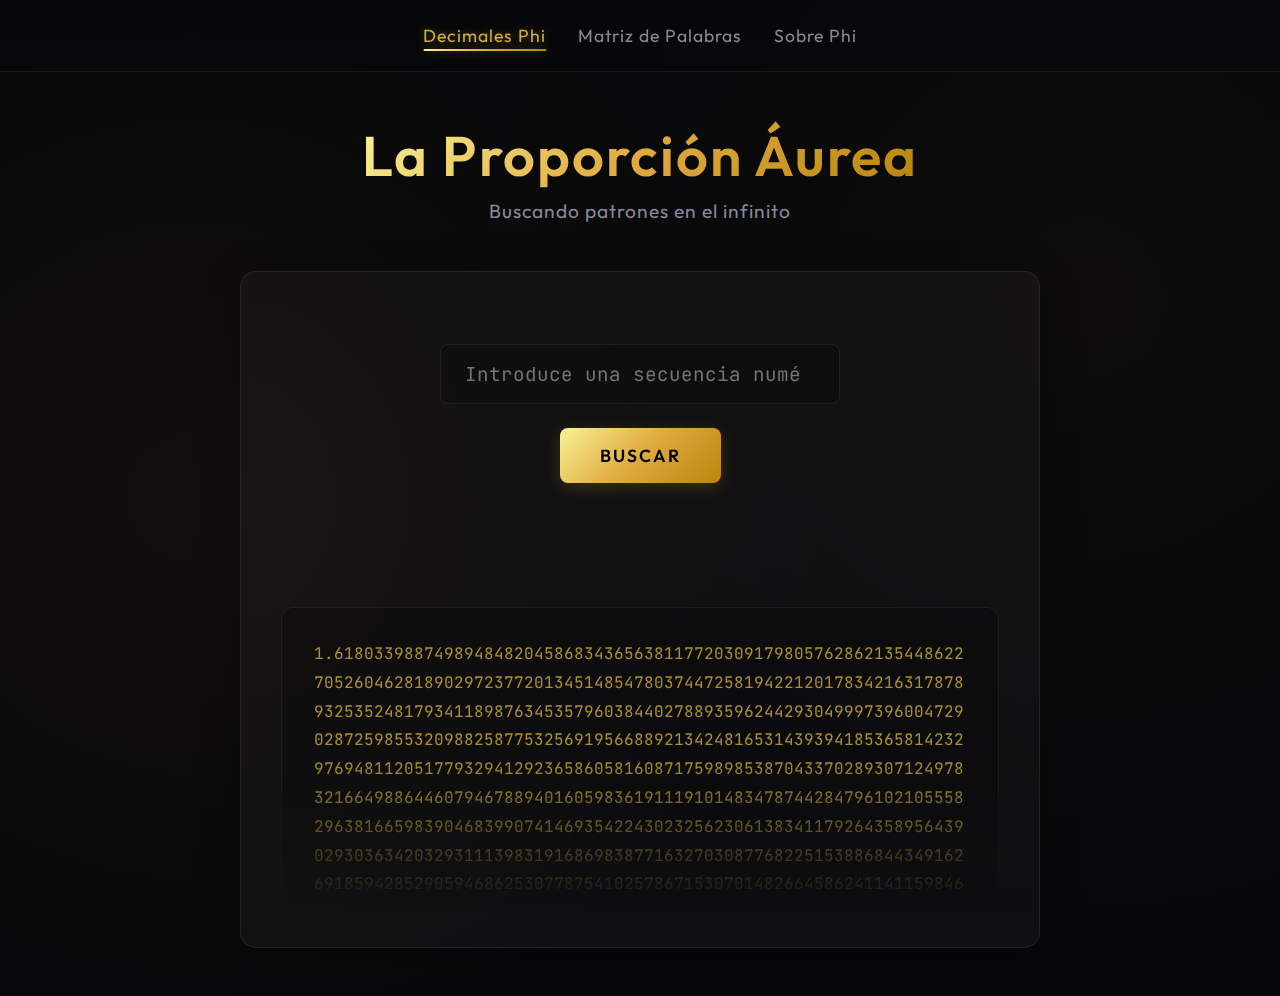
<file: index.html>
<!DOCTYPE html>
<html lang="es">

<head>
    <meta charset="UTF-8">
    <meta name="viewport" content="width=device-width, initial-scale=1.0">

    <!-- SEO Meta Tags -->
    <meta name="description"
        content="Explora el misterio de La Proporción Áurea (Número Phi). Descubre secuencias matemáticas ocultas, patrones infinitos y la conexión entre la naturaleza y los números perfectos.">
    <meta name="keywords"
        content="Proporción Áurea, Número Phi, Matemáticas, Patrones Inifinitos, Secuencias Numéricas, Misterio, Magia Matemática, Geometría Sagrada">
    <meta name="author" content="Proyecto Phi">
    <meta name="robots" content="index, follow">

    <!-- Open Graph (WhatsApp, Facebook, LinkedIn) -->
    <meta property="og:title" content="La Proporción Áurea | Encontrando sentido en el caos">
    <meta property="og:description"
        content="Descubre patrones ocultos en los decimales infinitos del Número Phi. Una experiencia interactiva matemática.">
    <meta property="og:type" content="website">
    <meta property="og:url" content="https://www.proporcionaurea.com/"> <!-- Update with final domain when deployed -->

    <title>Proyecto Phi | Decimales</title>
    <link rel="stylesheet" href="css/styles.css">
</head>

<body>
    <nav>
        <ul class="nav-links">
            <li><a href="index.html" class="active">Decimales Phi</a></li>
            <li><a href="letters.html">Matriz de Palabras</a></li>
            <li><a href="context.html">Sobre Phi</a></li>
        </ul>
    </nav>
    <main>
        <header>
            <h1 class="secret-trigger">La Proporción Áurea</h1>
            <p class="subtitle">Buscando patrones en el infinito</p>
        </header>
        <section class="glass-card">
            <div class="search-container">
                <input type="number" id="phiInput" placeholder="Introduce una secuencia numérica..." max="999999">
                <button id="searchPhiBtn">Buscar</button>
            </div>
            <div id="phiResult" class="result-display"></div>
            <div id="decimalsBg" class="decimals-box"></div>
        </section>
    </main>
    <script src="js/settings.js"></script>
    <script src="js/app.js"></script>
</body>

</html>
</file>
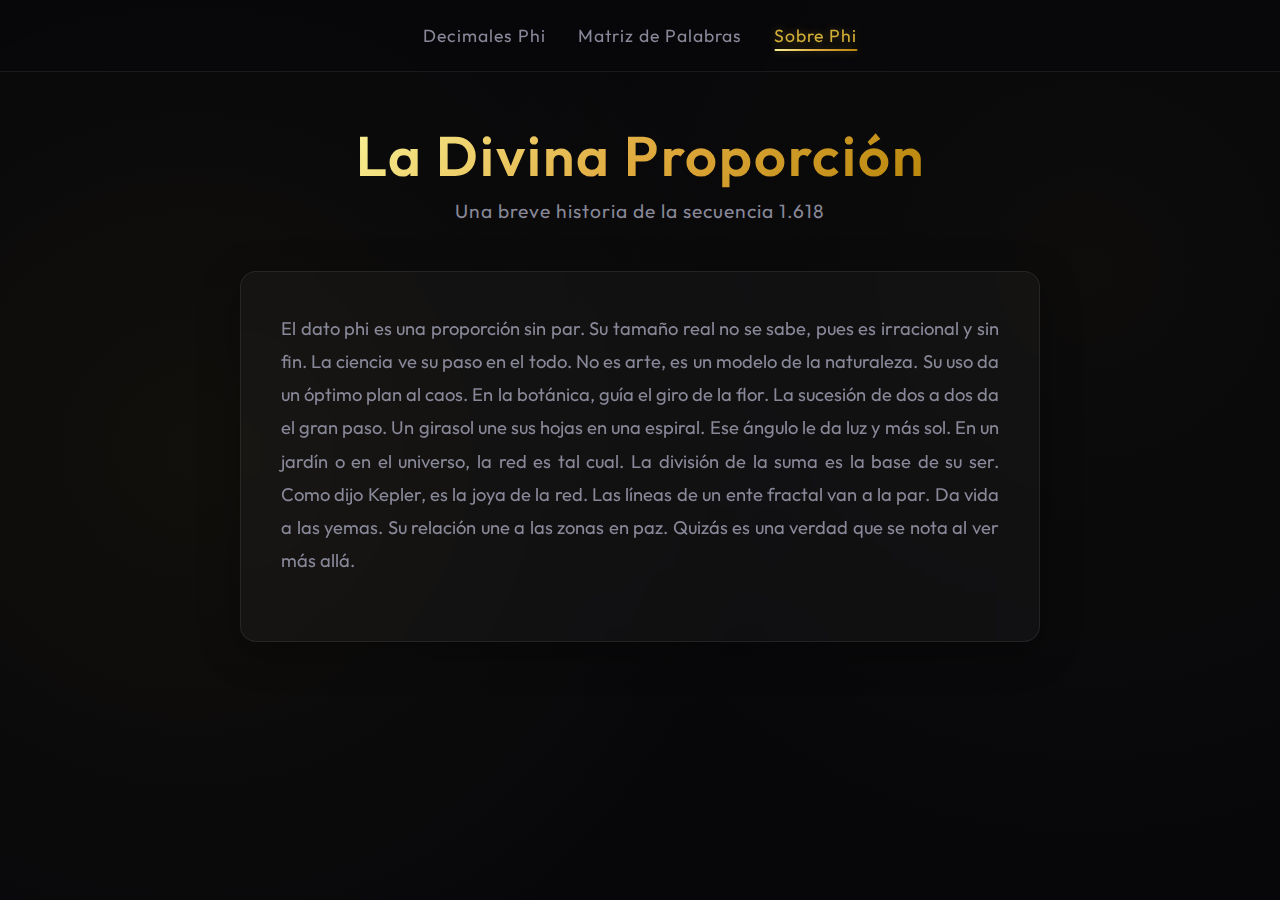
<file: context.html>
<!DOCTYPE html>
<html lang="es">

<head>
    <meta charset="UTF-8">
    <meta name="viewport" content="width=device-width, initial-scale=1.0">

    <!-- SEO Meta Tags -->
    <meta name="description"
        content="Conoce la historia detrás de La Proporción Áurea. Desde la antigua Grecia hasta la naturaleza moderna, descubre cómo esta divina proporción inspira el arte y el caos.">
    <meta name="keywords"
        content="Historia Proporción Áurea, Origen Número Phi, Matemáticas Antiguas, Arte y Naturaleza, Significado Phi, Secuencia Fibonacci">
    <meta name="author" content="Proyecto Phi">
    <meta name="robots" content="index, follow">

    <!-- Open Graph (WhatsApp, Facebook, LinkedIn) -->
    <meta property="og:title" content="Sobre Phi | Historia de la Proporción Áurea">
    <meta property="og:description"
        content="Una inmersión profunda en el significado histórico y matemático de la Proporción Áurea y su presencia en nuestro mundo.">
    <meta property="og:type" content="article">

    <title>Proyecto Phi | Contexto</title>
    <link rel="stylesheet" href="css/styles.css">
</head>

<body>
    <nav>
        <ul class="nav-links">
            <li><a href="index.html">Decimales Phi</a></li>
            <li><a href="letters.html">Matriz de Palabras</a></li>
            <li><a href="context.html" class="active">Sobre Phi</a></li>
        </ul>
    </nav>
    <main>
        <header>
            <h1 class="secret-trigger">La Divina Proporción</h1>
            <p class="subtitle">Una breve historia de la secuencia 1.618</p>
        </header>
        <section class="glass-card">
            <article id="moabtArticle">
                <!-- Text loaded dynamically via app.js -> settings.js -->
            </article>
        </section>
    </main>
    <script src="js/settings.js"></script>
    <script src="js/app.js"></script>
</body>

</html>
</file>
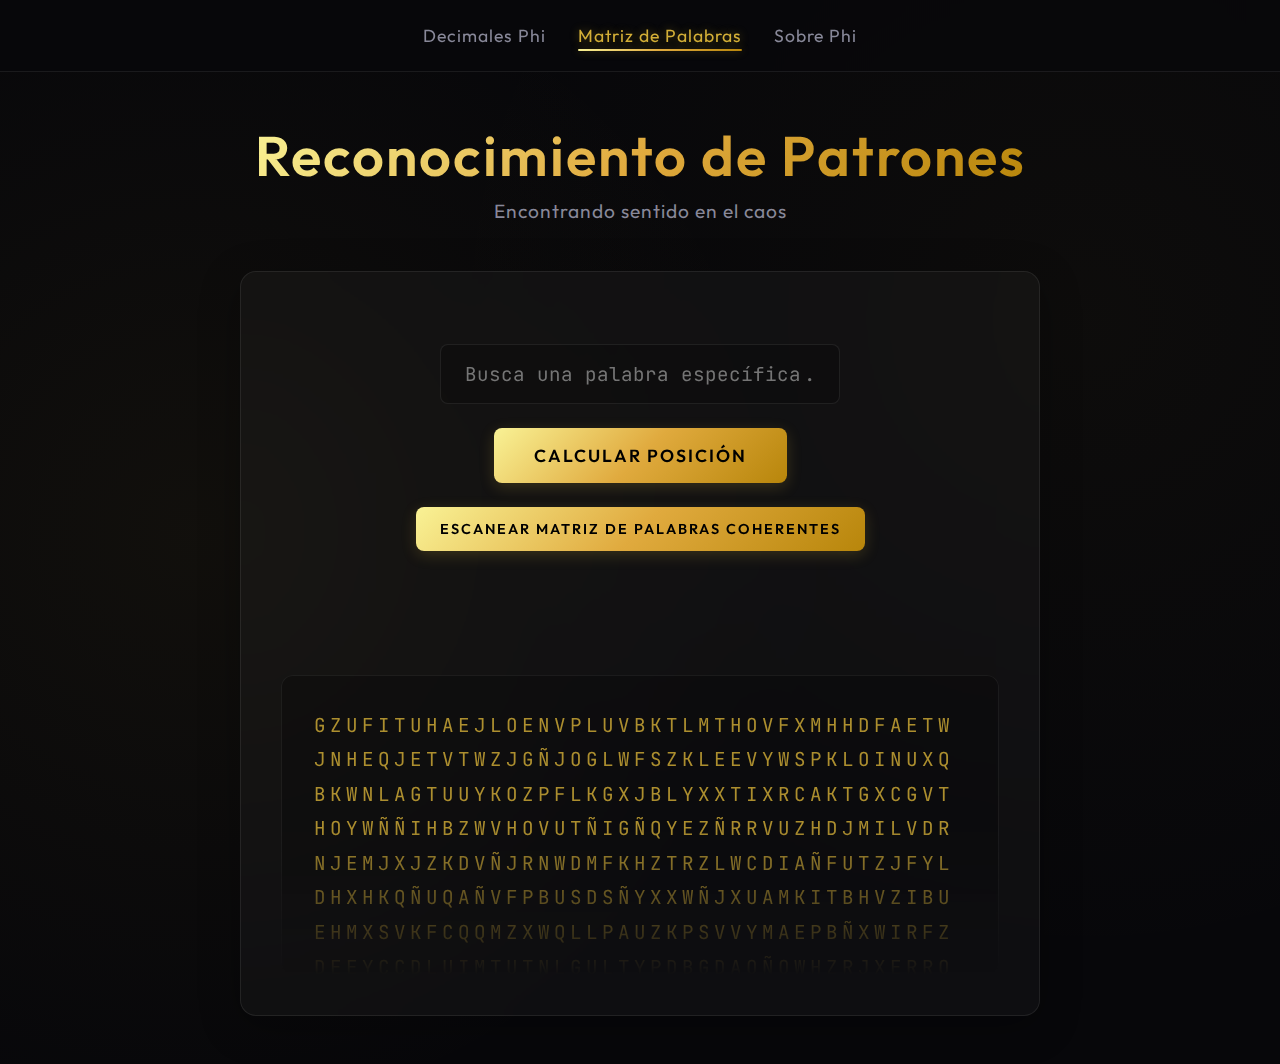
<file: letters.html>
<!DOCTYPE html>
<html lang="es">

<head>
    <meta charset="UTF-8">
    <meta name="viewport" content="width=device-width, initial-scale=1.0">

    <!-- SEO Meta Tags -->
    <meta name="description"
        content="Analiza nuestra Matriz de Palabras infinita. Un escáner avanzado para encontrar patrones lingüísticos, palabras coherentes y significados ocultos dentro del caos.">
    <meta name="keywords"
        content="Matriz de palabras, Escáner de patrones, Búsqueda coherente, Código secreto, Enigma, Acertijo Visual">
    <meta name="author" content="Proyecto Phi">
    <meta name="robots" content="index, follow">

    <!-- Open Graph (WhatsApp, Facebook, LinkedIn) -->
    <meta property="og:title" content="Matriz de Palabras | Proyecto Phi">
    <meta property="og:description"
        content="Usa nuestro algoritmo para encontrar palabras ocultas y patrones complejos en la matriz alfanumérica infinita.">
    <meta property="og:type" content="website">

    <title>Proyecto Phi | Matriz</title>
    <link rel="stylesheet" href="css/styles.css">
</head>

<body>
    <nav>
        <ul class="nav-links">
            <li><a href="index.html">Decimales Phi</a></li>
            <li><a href="letters.html" class="active">Matriz de Palabras</a></li>
            <li><a href="context.html">Sobre Phi</a></li>
        </ul>
    </nav>
    <main>
        <header>
            <h1 class="secret-trigger">Reconocimiento de Patrones</h1>
            <p class="subtitle">Encontrando sentido en el caos</p>
        </header>
        <section class="glass-card">
            <div class="search-container">
                <input type="text" id="wordSearchInput" placeholder="Busca una palabra específica...">
                <button id="searchWordBtn">Calcular Posición</button>
            </div>
            <div style="margin-top: 1.5rem; display: flex; justify-content: center;">
                <button id="searchWordsBtn" class="btn-secondary"
                    style="font-size: 0.9rem; padding: 0.8rem 1.5rem;">Escanear Matriz de Palabras Coherentes</button>
            </div>
            <div id="wordsResult" class="result-display"></div>
            <div id="lettersBg" class="letters-grid"></div>
        </section>
    </main>
    <script src="js/settings.js"></script>
    <script src="js/app.js"></script>
</body>

</html>
</file>
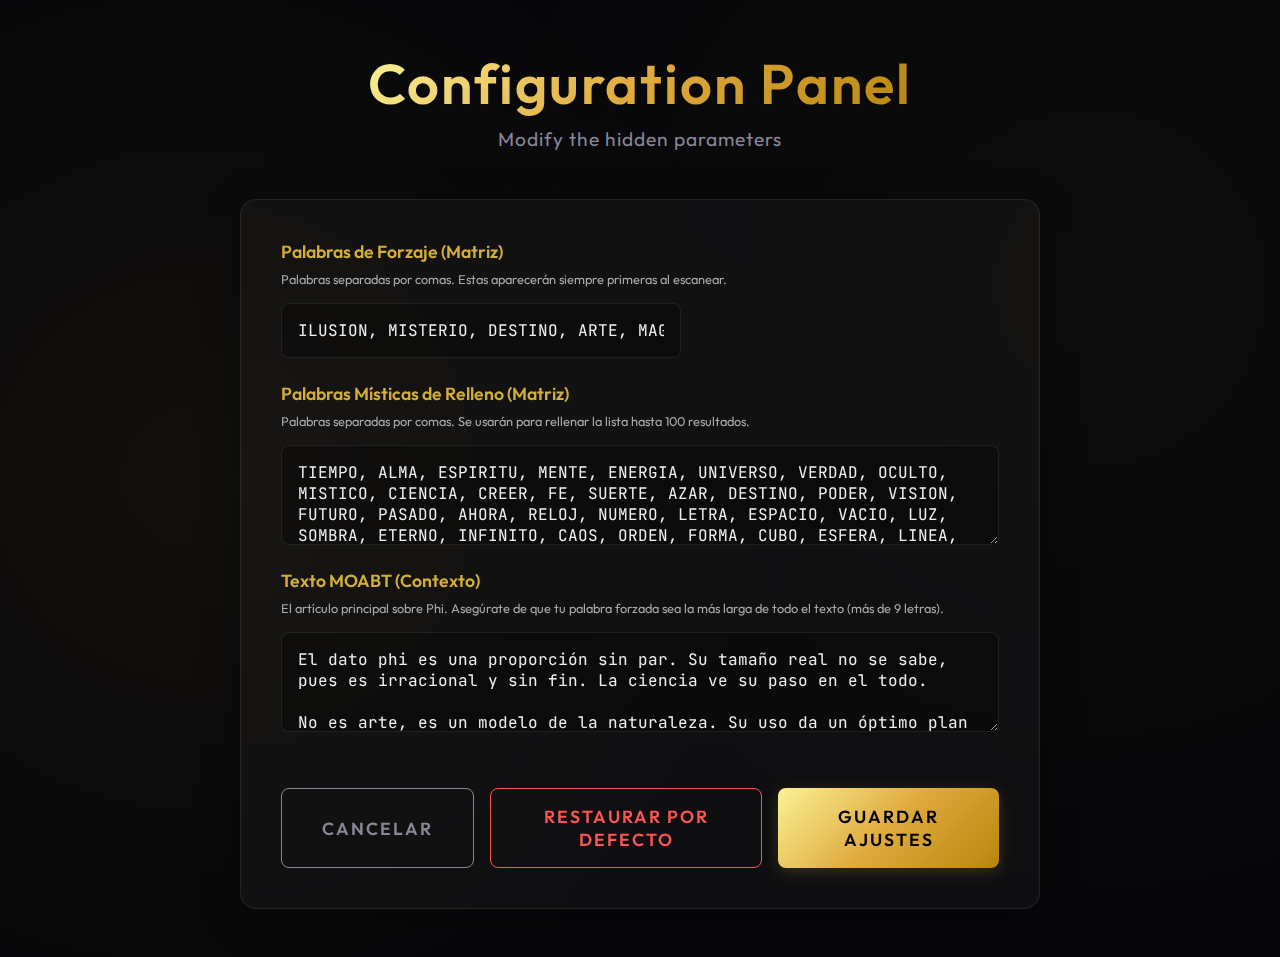
<file: settings.html>
<!DOCTYPE html>
<html lang="es">

<head>
    <meta charset="UTF-8">
    <meta name="viewport" content="width=device-width, initial-scale=1.0">
    <title>Phi Project | Secret Settings</title>
    <link rel="stylesheet" href="css/styles.css">
    <style>
        .settings-container {
            display: flex;
            flex-direction: column;
            gap: 1.5rem;
            width: 100%;
            text-align: left;
        }

        .form-group {
            display: flex;
            flex-direction: column;
            gap: 0.5rem;
        }

        .form-group label {
            color: var(--gold-primary);
            font-size: 1.1rem;
            font-weight: 600;
        }

        .form-group input,
        .form-group textarea {
            background: rgba(0, 0, 0, 0.3);
            border: 1px solid var(--border-color);
            padding: 1rem;
            border-radius: 8px;
            color: var(--text-main);
            font-family: var(--font-mono);
            font-size: 1rem;
            width: 100%;
            outline: none;
            transition: all 0.3s ease;
            text-align: left;
        }

        .form-group textarea {
            resize: vertical;
            min-height: 100px;
        }

        .form-group input:focus,
        .form-group textarea:focus {
            border-color: var(--gold-primary);
            box-shadow: 0 0 10px var(--gold-glow);
        }

        .settings-actions {
            display: flex;
            gap: 1rem;
            margin-top: 2rem;
            justify-content: flex-end;
        }

        .btn-secondary {
            background: transparent;
            border: 1px solid var(--text-muted);
            color: var(--text-muted);
            box-shadow: none;
        }

        .btn-secondary:hover {
            border-color: var(--text-main);
            color: var(--text-main);
            box-shadow: 0 0 10px rgba(255, 255, 255, 0.1);
        }
    </style>
</head>

<body>
    <main>
        <header>
            <h1>Configuration Panel</h1>
            <p class="subtitle">Modify the hidden parameters</p>
        </header>
        <section class="glass-card">
            <div class="settings-container">
                <div class="form-group">
                    <label for="forceWordsInput">Palabras de Forzaje (Matriz)</label>
                    <p style="font-size: 0.8rem; color: #aaa; margin-bottom: 0.5rem;">Palabras separadas por comas.
                        Estas aparecerán siempre primeras al escanear.</p>
                    <input type="text" id="forceWordsInput" class="settings-input">
                </div>

                <div class="form-group">
                    <label for="fillerWordsInput">Palabras Místicas de Relleno (Matriz)</label>
                    <p style="font-size: 0.8rem; color: #aaa; margin-bottom: 0.5rem;">Palabras separadas por comas. Se
                        usarán para rellenar la lista hasta 100 resultados.</p>
                    <textarea id="fillerWordsInput" class="settings-textarea" style="height: 100px;"></textarea>
                </div>

                <div class="form-group">
                    <label for="moabtTextInput">Texto MOABT (Contexto)</label>
                    <p style="font-size: 0.8rem; color: #aaa; margin-bottom: 0.5rem;">El artículo principal sobre Phi.
                        Asegúrate de que tu palabra forzada sea la más larga de todo el texto (más de 9 letras).</p>
                    <textarea id="moabtTextInput" class="settings-textarea"></textarea>
                </div>
                <div class="settings-actions">
                    <button id="cancelBtn" class="btn-secondary">Cancelar</button>
                    <button id="resetBtn" class="btn-secondary" style="border-color: #ff5555; color: #ff5555;">Restaurar
                        por Defecto</button>
                    <button id="saveBtn">Guardar Ajustes</button>
                </div>
            </div>
        </section>
    </main>
    <script src="js/settings.js"></script>
</body>

</html>
</file>
<file: css/styles.css>
@import url('https://fonts.googleapis.com/css2?family=Outfit:wght@300;400;600&family=JetBrains+Mono:wght@200;400&display=swap');

:root {
  --bg-dark: #07070a;
  --bg-card: rgba(255, 255, 255, 0.03);
  --bg-card-hover: rgba(255, 255, 255, 0.06);
  --border-color: rgba(255, 255, 255, 0.08);
  --gold-primary: #d4af37;
  --gold-glow: rgba(212, 175, 55, 0.4);
  --gold-gradient: linear-gradient(135deg, #f9f295 0%, #e0aa3e 50%, #b8860b 100%);
  --text-main: #f0f0f0;
  --text-muted: #888899;

  --font-sans: 'Outfit', sans-serif;
  --font-mono: 'JetBrains Mono', monospace;
}

* {
  margin: 0;
  padding: 0;
  box-sizing: border-box;
}

body {
  font-family: var(--font-sans);
  background-color: var(--bg-dark);
  color: var(--text-main);
  min-height: 100vh;
  display: flex;
  flex-direction: column;
  overflow-x: hidden;
  background-image:
    radial-gradient(circle at 15% 50%, rgba(212, 175, 55, 0.05) 0%, transparent 50%),
    radial-gradient(circle at 85% 30%, rgba(212, 175, 55, 0.03) 0%, transparent 50%);
}

/* Navbar */
nav {
  display: flex;
  justify-content: center;
  align-items: center;
  padding: 1.5rem 2rem;
  background: rgba(7, 7, 10, 0.8);
  backdrop-filter: blur(12px);
  -webkit-backdrop-filter: blur(12px);
  border-bottom: 1px solid var(--border-color);
  position: sticky;
  top: 0;
  z-index: 100;
}

.nav-links {
  display: flex;
  gap: 2rem;
  list-style: none;
}

.nav-links li a {
  text-decoration: none;
  color: var(--text-muted);
  font-weight: 400;
  font-size: 1.1rem;
  transition: all 0.3s ease;
  position: relative;
  letter-spacing: 1px;
}

.nav-links li a.active,
.nav-links li a:hover {
  color: var(--gold-primary);
  text-shadow: 0 0 10px var(--gold-glow);
}

.nav-links li a::after {
  content: '';
  position: absolute;
  width: 0;
  height: 2px;
  bottom: -4px;
  left: 50%;
  background: var(--gold-gradient);
  transition: all 0.3s ease;
  transform: translateX(-50%);
  border-radius: 2px;
  box-shadow: 0 0 8px var(--gold-glow);
}

.nav-links li a:hover::after,
.nav-links li a.active::after {
  width: 100%;
}

/* Main Container */
main {
  flex: 1;
  display: flex;
  flex-direction: column;
  align-items: center;
  padding: 3rem 1rem;
  max-width: 1200px;
  margin: 0 auto;
  width: 100%;
}

header {
  text-align: center;
  margin-bottom: 3rem;
  animation: fadeInDown 0.8s ease-out;
}

h1 {
  font-size: 3.5rem;
  font-weight: 600;
  background: var(--gold-gradient);
  -webkit-background-clip: text;
  background-clip: text;
  -webkit-text-fill-color: transparent;
  margin-bottom: 0.5rem;
  letter-spacing: 2px;
}

p.subtitle {
  color: var(--text-muted);
  font-size: 1.2rem;
  letter-spacing: 1px;
}

/* Glass Card */
.glass-card {
  background: var(--bg-card);
  border: 1px solid var(--border-color);
  border-radius: 16px;
  padding: 2.5rem;
  backdrop-filter: blur(16px);
  -webkit-backdrop-filter: blur(16px);
  box-shadow: 0 10px 40px rgba(0, 0, 0, 0.3);
  width: 100%;
  max-width: 800px;
  transition: transform 0.3s ease, box-shadow 0.3s ease, border-color 0.3s ease;
  animation: fadeInUp 0.8s ease-out;
}

.glass-card:hover {
  transform: translateY(-2px);
  box-shadow: 0 15px 50px rgba(0, 0, 0, 0.4);
  border-color: rgba(212, 175, 55, 0.2);
}

/* Interactive Elements */
.search-container {
  display: flex;
  flex-direction: column;
  gap: 1.5rem;
  margin-top: 2rem;
  align-items: center;
}

input {
  background: rgba(0, 0, 0, 0.2);
  border: 1px solid var(--border-color);
  padding: 1rem 1.5rem;
  border-radius: 8px;
  color: var(--text-main);
  font-family: var(--font-mono);
  font-size: 1.2rem;
  width: 100%;
  max-width: 400px;
  text-align: center;
  transition: all 0.3s ease;
  outline: none;
}

input:focus {
  border-color: var(--gold-primary);
  box-shadow: 0 0 15px var(--gold-glow);
  background: rgba(0, 0, 0, 0.4);
}

button {
  background: var(--gold-gradient);
  color: #000;
  border: none;
  padding: 1rem 2.5rem;
  font-size: 1.1rem;
  font-weight: 600;
  border-radius: 8px;
  cursor: pointer;
  transition: all 0.3s ease;
  font-family: var(--font-sans);
  text-transform: uppercase;
  letter-spacing: 2px;
  box-shadow: 0 4px 15px rgba(212, 175, 55, 0.2);
}

button:hover {
  transform: translateY(-2px);
  box-shadow: 0 6px 20px rgba(212, 175, 55, 0.4);
  filter: brightness(1.1);
}

button:active {
  transform: translateY(1px);
}

/* Display Elements */
.decimals-box,
.letters-grid {
  background: rgba(0, 0, 0, 0.3);
  border: 1px solid var(--border-color);
  border-radius: 12px;
  padding: 2rem;
  margin-top: 2rem;
  font-family: var(--font-mono);
  color: var(--gold-primary);
  font-size: 1rem;
  line-height: 1.8;
  max-height: 300px;
  overflow-y: hidden;
  position: relative;
  word-wrap: break-word;
  opacity: 0.8;
  mask-image: linear-gradient(to bottom, black 50%, transparent 100%);
  -webkit-mask-image: linear-gradient(to bottom, black 50%, transparent 100%);
}

.letters-grid {
  font-size: 1.2rem;
  letter-spacing: 4px;
  text-align: justify;
}

.result-display {
  margin-top: 2rem;
  min-height: 60px;
  display: flex;
  align-items: center;
  justify-content: center;
  font-size: 1.5rem;
  font-family: var(--font-mono);
  color: var(--text-main);
  text-align: center;
}

.result-display.highlight {
  color: var(--gold-primary);
  text-shadow: 0 0 15px var(--gold-glow);
  animation: pulse 2s infinite;
}

/* Animations */
@keyframes fadeInDown {
  from {
    opacity: 0;
    transform: translateY(-20px);
  }

  to {
    opacity: 1;
    transform: translateY(0);
  }
}

@keyframes fadeInUp {
  from {
    opacity: 0;
    transform: translateY(20px);
  }

  to {
    opacity: 1;
    transform: translateY(0);
  }
}

@keyframes pulse {
  0% {
    text-shadow: 0 0 10px var(--gold-glow);
  }

  50% {
    text-shadow: 0 0 25px var(--gold-glow), 0 0 5px var(--gold-primary);
  }

  100% {
    text-shadow: 0 0 10px var(--gold-glow);
  }
}

/* Scanning effect */
.scanning {
  position: relative;
  overflow: hidden;
}

.scanning::after {
  content: "";
  position: absolute;
  top: 0;
  left: 0;
  width: 100%;
  height: 4px;
  background: var(--gold-primary);
  box-shadow: 0 0 15px var(--gold-primary);
  animation: scan 2s linear infinite;
  opacity: 0.7;
}

@keyframes scan {
  0% {
    top: 0;
  }

  50% {
    top: 100%;
  }

  100% {
    top: 0;
  }
}

/* MOABT Layout */
.article-text {
  font-size: 1.15rem;
  line-height: 1.8;
  color: var(--text-muted);
  text-align: justify;
  margin-bottom: 1.5rem;
}

.article-text strong {
  color: var(--text-main);
  font-weight: 400;
}

/* Utility classes */
.hidden {
  display: none !important;
}

/* Phase 3: Word Matrix Features */
.word-highlight {
  color: #000 !important;
  background-color: var(--gold-primary) !important;
  text-shadow: none !important;
  font-weight: 900 !important;
  border-radius: 6px;
  padding: 2px 10px !important;
  margin: 0 2px;
  animation: pulseHighlight 1.5s infinite alternate !important;
  display: inline-block;
  letter-spacing: 0.3rem !important;
  box-shadow: 0 0 15px var(--gold-primary), 0 0 30px var(--gold-primary) !important;
  transform: scale(1.1);
}

@keyframes pulseHighlight {
  0% {
    transform: scale(1.05);
    box-shadow: 0 0 10px var(--gold-primary);
    opacity: 0.9;
  }

  100% {
    transform: scale(1.15);
    box-shadow: 0 0 25px var(--gold-primary), 0 0 45px var(--gold-primary);
    opacity: 1;
  }
}

.word-list-container {
  margin-top: 2rem;
  max-height: 250px;
  overflow-y: auto;
  border: 1px solid var(--border-color);
  background: rgba(0, 0, 0, 0.4);
  border-radius: 8px;
  padding: 1rem;
  text-align: left;
  display: flex;
  flex-direction: column;
  gap: 0.5rem;
}

/* Custom Scrollbar for the list */
.word-list-container::-webkit-scrollbar {
  width: 8px;
}

.word-list-container::-webkit-scrollbar-track {
  background: rgba(0, 0, 0, 0.2);
  border-radius: 8px;
}

.word-list-container::-webkit-scrollbar-thumb {
  background: var(--gold-glow);
  border-radius: 8px;
}

.word-list-item {
  color: var(--text-main);
  font-size: 1.1rem;
  padding: 0.5rem;
  border-bottom: 1px solid rgba(255, 255, 255, 0.05);
  font-family: var(--font-mono);
  letter-spacing: 1px;
}

.word-index {
  color: var(--gold-primary);
  margin-right: 1rem;
  font-size: 0.9rem;
  opacity: 0.8;
}

/* Phase 7: Secret History Peek Overlay */
.peek-overlay {
  position: fixed;
  top: 0;
  left: 0;
  width: 100vw;
  height: 100vh;
  background: rgba(0, 0, 0, 0.95);
  z-index: 9999;
  display: flex;
  flex-direction: column;
  justify-content: center;
  align-items: center;
  color: #fff;
  font-family: var(--font-mono);
  padding: 2rem;
  opacity: 0;
  pointer-events: none;
  transition: opacity 0.3s ease;
  backdrop-filter: blur(10px);
}

.peek-overlay.active {
  opacity: 1;
  pointer-events: all;
}

.peek-overlay h2 {
  color: var(--gold-primary);
  margin-bottom: 2rem;
  font-family: var(--font-sans);
  letter-spacing: 2px;
}

.peek-history-list {
  display: flex;
  flex-direction: column;
  gap: 1rem;
  width: 100%;
  max-width: 400px;
}

.peek-item {
  display: flex;
  justify-content: space-between;
  border-bottom: 1px solid rgba(255, 255, 255, 0.1);
  padding-bottom: 0.5rem;
}

.peek-item-type {
  color: var(--text-muted);
  font-size: 0.8rem;
  text-transform: uppercase;
}

.peek-item-val {
  color: var(--text-main);
  font-weight: bold;
}

/* Phase 8: Mobile Optimization */
@media (max-width: 768px) {
  h1 {
    font-size: 2.2rem;
  }

  .subtitle {
    font-size: 1rem;
    padding: 0 1rem;
  }

  .nav-links {
    gap: 1rem;
    flex-wrap: wrap;
    justify-content: center;
  }

  .nav-links li a {
    font-size: 0.95rem;
  }

  .glass-card {
    padding: 1.5rem;
    border-radius: 12px;
  }

  .search-container {
    gap: 1rem;
  }

  input {
    font-size: 1rem;
    padding: 0.8rem 1rem;
  }

  button {
    font-size: 0.95rem;
    padding: 0.8rem 1.2rem;
  }

  .result-display {
    font-size: 1.1rem;
    flex-direction: column;
    gap: 0.5rem;
    text-align: center;
  }

  .result-display strong {
    font-size: 1.4rem !important;
  }

  .decimals-box,
  .letters-grid {
    padding: 1rem;
    font-size: 0.9rem;
    letter-spacing: 2px;
  }

  .word-highlight {
    font-size: 1rem;
    padding: 2px 6px !important;
    margin: 0 1px;
    letter-spacing: 0.1rem !important;
  }

  .peek-overlay {
    padding: 1rem;
  }

  .peek-overlay h2 {
    font-size: 1.5rem;
  }
}
</file>
